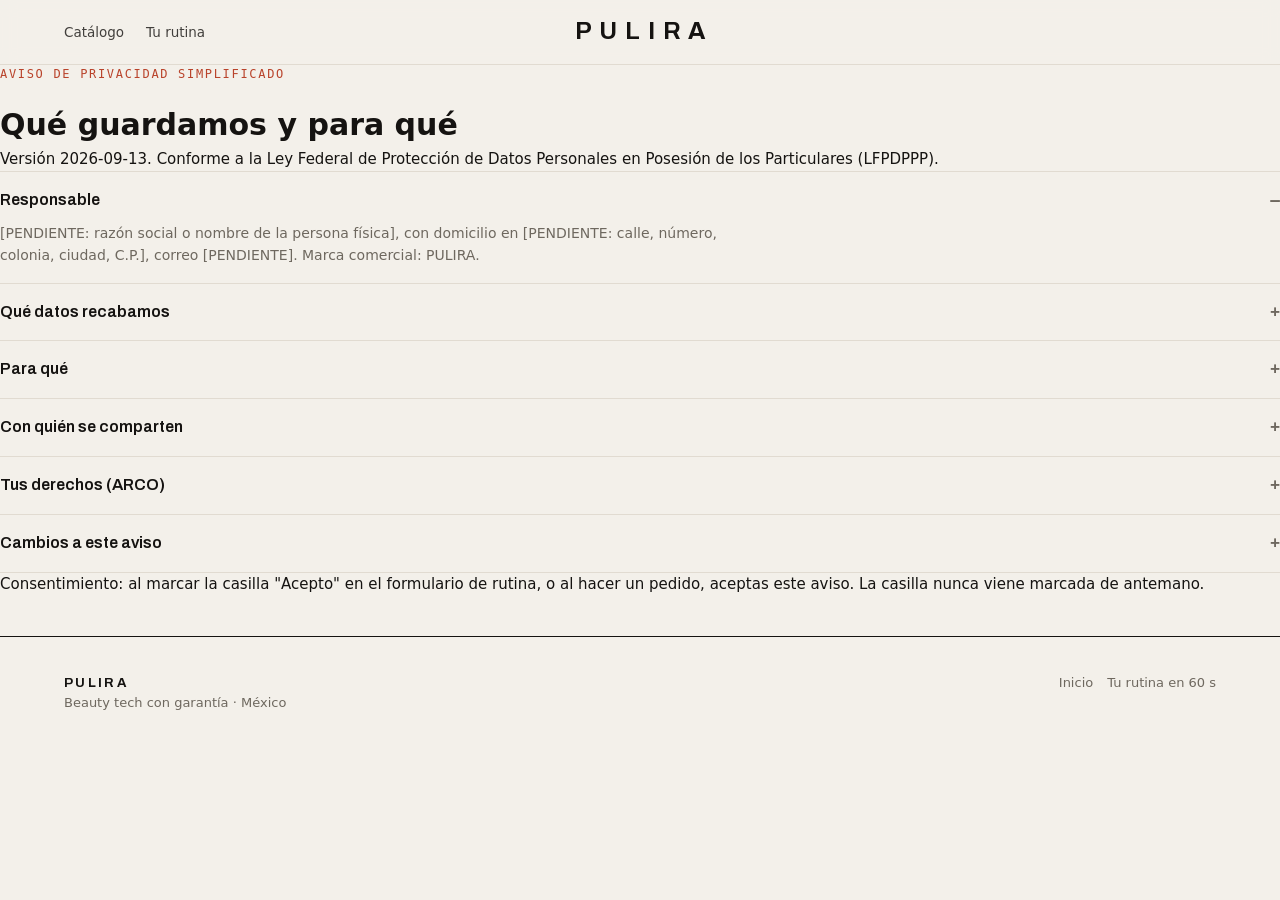
<file: privacidad.html>
<!DOCTYPE html>
<html lang="es-MX">
<head>
<meta charset="UTF-8">
<meta name="viewport" content="width=device-width, initial-scale=1.0">
<link rel="icon" href="data:image/svg+xml,%3Csvg xmlns=%27http://www.w3.org/2000/svg%27 viewBox=%270 0 64 64%27%3E%3Crect width=%2764%27 height=%2764%27 rx=%2714%27 fill=%27%23151311%27/%3E%3Ctext x=%2732%27 y=%2744%27 text-anchor=%27middle%27 font-family=%27Archivo,Helvetica,Arial,sans-serif%27 font-weight=%27700%27 font-size=%2736%27 fill=%27%23F3F0EA%27%3EP%3C/text%3E%3C/svg%3E">
<title>Aviso de privacidad · PULIRA</title>
<meta name="description" content="Aviso de privacidad de PULIRA: qué datos guardamos cuando armas tu rutina o haces un pedido, para qué y cómo ejercer tus derechos ARCO.">
<meta name="robots" content="noindex">
<style>@font-face{font-family:'Archivo';font-style:normal;font-weight:500;font-display:swap;src:url(css/fonts/archivo-500.woff2) format('woff2');unicode-range:U+0000-00FF, U+0131, U+0152-0153, U+02BB-02BC, U+02C6, U+02DA, U+02DC, U+0304, U+0308, U+0329, U+2000-206F, U+20AC, U+2122, U+2191, U+2193, U+2212, U+2215, U+FEFF, U+FFFD}@font-face{font-family:'Archivo';font-style:normal;font-weight:600;font-display:swap;src:url(css/fonts/archivo-600.woff2) format('woff2');unicode-range:U+0000-00FF, U+0131, U+0152-0153, U+02BB-02BC, U+02C6, U+02DA, U+02DC, U+0304, U+0308, U+0329, U+2000-206F, U+20AC, U+2122, U+2191, U+2193, U+2212, U+2215, U+FEFF, U+FFFD}@font-face{font-family:'Archivo';font-style:normal;font-weight:700;font-display:swap;src:url(css/fonts/archivo-700.woff2) format('woff2');unicode-range:U+0000-00FF, U+0131, U+0152-0153, U+02BB-02BC, U+02C6, U+02DA, U+02DC, U+0304, U+0308, U+0329, U+2000-206F, U+20AC, U+2122, U+2191, U+2193, U+2212, U+2215, U+FEFF, U+FFFD}@font-face{font-family:'IBM Plex Mono';font-style:normal;font-weight:400;font-display:optional;src:url(css/fonts/ibm-plex-mono-400.woff2) format('woff2');unicode-range:U+0000-00FF, U+0131, U+0152-0153, U+02BB-02BC, U+02C6, U+02DA, U+02DC, U+0304, U+0308, U+0329, U+2000-206F, U+20AC, U+2122, U+2191, U+2193, U+2212, U+2215, U+FEFF, U+FFFD}@font-face{font-family:'IBM Plex Mono';font-style:normal;font-weight:500;font-display:optional;src:url(css/fonts/ibm-plex-mono-500.woff2) format('woff2');unicode-range:U+0000-00FF, U+0131, U+0152-0153, U+02BB-02BC, U+02C6, U+02DA, U+02DC, U+0304, U+0308, U+0329, U+2000-206F, U+20AC, U+2122, U+2191, U+2193, U+2212, U+2215, U+FEFF, U+FFFD}@font-face{font-family:'Inter';font-style:normal;font-weight:400;font-display:optional;src:url(css/fonts/inter-400.woff2) format('woff2');unicode-range:U+0000-00FF, U+0131, U+0152-0153, U+02BB-02BC, U+02C6, U+02DA, U+02DC, U+0304, U+0308, U+0329, U+2000-206F, U+20AC, U+2122, U+2191, U+2193, U+2212, U+2215, U+FEFF, U+FFFD}@font-face{font-family:'Inter';font-style:normal;font-weight:500;font-display:optional;src:url(css/fonts/inter-500.woff2) format('woff2');unicode-range:U+0000-00FF, U+0131, U+0152-0153, U+02BB-02BC, U+02C6, U+02DA, U+02DC, U+0304, U+0308, U+0329, U+2000-206F, U+20AC, U+2122, U+2191, U+2193, U+2212, U+2215, U+FEFF, U+FFFD}@font-face{font-family:'Inter';font-style:normal;font-weight:600;font-display:optional;src:url(css/fonts/inter-600.woff2) format('woff2');unicode-range:U+0000-00FF, U+0131, U+0152-0153, U+02BB-02BC, U+02C6, U+02DA, U+02DC, U+0304, U+0308, U+0329, U+2000-206F, U+20AC, U+2122, U+2191, U+2193, U+2212, U+2215, U+FEFF, U+FFFD}:root{--hueso:#F3F0EA;--papel:#FBFAF7;--tinta:#151311;--gris:#6E685F;--linea:#E1DBD1;--acento:#B9432B;--acento-2:#9A3622;--verde:#2F6B4F;--display:"Archivo",system-ui,sans-serif;--sans:"Inter",system-ui,sans-serif;--mono:"IBM Plex Mono",ui-monospace,SFMono-Regular,monospace}*{margin:0;padding:0;box-sizing:border-box}html{scroll-behavior:smooth;overflow-x:hidden}body{font-family:var(--sans);color:var(--tinta);background:var(--hueso);font-size:15px;line-height:1.55;-webkit-font-smoothing:antialiased}a{color:inherit;text-decoration:none}button{font-family:inherit;cursor:pointer;border:0;background:none;color:inherit}img,svg{display:block;max-width:100%}.wrap{max-width:1200px;margin:0 auto;padding:0 24px}.mono{font-family:var(--mono);font-size:12px;letter-spacing:.04em;text-transform:uppercase;color:var(--gris)}a:focus-visible,button:focus-visible,input:focus-visible,select:focus-visible{outline:2px solid var(--tinta);outline-offset:2px}.topbar{background:var(--tinta);color:#EDE8DF;font-family:var(--mono);font-size:11.5px;letter-spacing:.06em;text-transform:uppercase;text-align:center;padding:9px 16px}.hdr{position:sticky;top:0;z-index:20;background:rgba(243,240,234,.92);backdrop-filter:blur(8px);border-bottom:1px solid var(--linea)}.hdr .wrap{display:flex;align-items:center;gap:28px;height:64px}.logo{font-family:var(--display);font-weight:700;font-size:22px;letter-spacing:.18em}.logo small{font-family:var(--mono);font-weight:400;font-size:11px;letter-spacing:.08em;color:var(--gris);margin-left:10px;text-transform:uppercase}.hdr nav{display:flex;gap:22px;font-size:13.5px;font-weight:500}.hdr nav a{opacity:.8}.hdr nav a:hover{opacity:1}.hdr-acc{margin-left:auto;display:flex;align-items:center;gap:12px}.buscar{border:1px solid var(--linea);background:var(--papel);border-radius:999px;padding:8px 14px;font:inherit;font-size:13px;width:200px;color:var(--tinta)}.btn{display:inline-flex;align-items:center;justify-content:center;gap:8px;background:var(--tinta);color:#fff;padding:12px 20px;border-radius:999px;font-weight:600;font-size:14px;transition:background .15s,color .15s;white-space:nowrap}.btn:hover{background:var(--acento);color:#fff}.btn.linea{background:transparent;color:var(--tinta);border:1px solid var(--tinta)}.btn.linea:hover{background:var(--tinta);color:#fff}.btn.acento{background:var(--acento)}.btn.acento:hover{background:var(--acento-2)}.btn.chico{padding:9px 14px;font-size:13px}.hero{display:grid;grid-template-columns:1.1fr .9fr;gap:40px;align-items:center;padding:72px 0 56px}.eyebrow{font-family:var(--mono);font-size:12px;letter-spacing:.14em;text-transform:uppercase;color:var(--acento);margin-bottom:18px}.hero h1{font-family:var(--display);font-weight:700;font-size:clamp(44px,7vw,92px);line-height:.95;letter-spacing:-.02em}.lead{font-size:17px;color:var(--gris);max-width:480px;margin:22px 0 28px}.cta{display:flex;gap:12px;flex-wrap:wrap}.hero-tile{background:var(--papel);border:1px solid var(--linea);border-radius:8px;aspect-ratio:1/1;display:flex;flex-direction:column;justify-content:space-between;padding:22px;cursor:pointer}.hero-tile svg{width:58%;margin:auto;stroke:var(--tinta);fill:none;stroke-width:1.4;stroke-linecap:round;stroke-linejoin:round}.hero-tile .pie{display:flex;justify-content:space-between;font-family:var(--mono);font-size:12px;color:var(--gris);text-transform:uppercase;letter-spacing:.06em}.sec{padding:56px 0}.sec-h{display:flex;align-items:baseline;justify-content:space-between;gap:20px;margin-bottom:22px;border-bottom:1px solid var(--tinta);padding-bottom:12px}.sec-h h2{font-family:var(--display);font-weight:700;font-size:28px;letter-spacing:-.01em}.sec-h p{color:var(--gris);font-size:14px}.reglas{display:grid;grid-template-columns:repeat(3,1fr);gap:22px}.regla{background:var(--papel);border:1px solid var(--linea);border-radius:8px;padding:22px}.regla b{font-family:var(--display);font-size:17px;display:block;margin:10px 0 8px}.regla p{font-size:14px;color:var(--gris)}.faq details{border-top:1px solid var(--linea);padding:16px 0}.faq details:last-child{border-bottom:1px solid var(--linea)}.faq summary{cursor:pointer;font-weight:600;font-family:var(--display);font-size:16px;list-style:none;display:flex;justify-content:space-between}.faq summary::-webkit-details-marker{display:none}.faq summary::after{content:"+";font-family:var(--mono);color:var(--gris)}.faq details[open] summary::after{content:"–"}.faq details p{margin-top:10px;color:var(--gris);font-size:14px;max-width:720px}footer{border-top:1px solid var(--tinta);margin-top:40px;padding:36px 0 48px;font-size:13px;color:var(--gris)}footer .wrap{display:flex;justify-content:space-between;gap:20px;flex-wrap:wrap}footer a:hover{color:var(--tinta)}footer .canales{display:flex;gap:14px;flex-wrap:wrap}.hdr .wrap{position:relative;justify-content:space-between}.logo.centro{position:absolute;left:50%;transform:translateX(-50%);font-size:24px;letter-spacing:.32em;padding-left:.32em}.hero-full{position:relative;height:min(88vh,860px);min-height:520px;overflow:hidden;background:#EDE6DC}.hero-full picture,.hero-full img{position:absolute;inset:0;width:100%;height:100%;object-fit:cover;object-position:center}.hero-full .hero-txt{position:absolute;left:0;right:0;bottom:0;padding:0 max(24px,calc((100% - 1200px)/2)) 56px;color:var(--tinta)}.hero-full .eyebrow{color:var(--tinta);opacity:.7}.hero-full h1{font-family:var(--display);font-weight:700;font-size:clamp(72px,13vw,180px);line-height:.85;letter-spacing:-.03em;margin:0 0 18px}.hero-full .lead{margin:0 0 24px;color:var(--tinta);max-width:440px;font-size:16px}.hero-full .cta .btn.linea{background:rgba(251,250,247,.6);backdrop-filter:blur(4px)}.marquee{overflow:hidden;border-top:1px solid var(--linea);border-bottom:1px solid var(--linea);background:var(--papel);font-family:var(--mono);font-size:11.5px;letter-spacing:.12em;text-transform:uppercase;color:var(--gris);padding:12px 0}.marquee-in{display:flex;gap:56px;width:max-content;animation:marquee 40s linear infinite}.marquee-in span{white-space:nowrap}.marquee-in span::after{content:"·";margin-left:56px;color:var(--acento)}@keyframes marquee{from{transform:translateX(0)}to{transform:translateX(-50%)}}.cats{display:grid;grid-template-columns:repeat(4,1fr);gap:16px;padding:40px 24px 0}.cat{position:relative;display:block;aspect-ratio:4/5;border-radius:8px;overflow:hidden;background:#F7F4EE;border:1px solid var(--linea)}.cat img{width:100%;height:100%;object-fit:cover;transition:transform .5s}.cat:hover img{transform:scale(1.04)}.cat span{position:absolute;left:14px;bottom:12px;font-family:var(--mono);font-size:12px;letter-spacing:.14em;text-transform:uppercase;background:rgba(251,250,247,.88);padding:6px 10px;border-radius:999px}.editorial{display:grid;grid-template-columns:1fr 1fr;gap:48px;align-items:center;padding:40px 24px 64px}.ed-img img{width:100%;border-radius:8px;border:1px solid var(--linea)}.ed-txt h2{font-family:var(--display);font-weight:700;font-size:clamp(30px,4vw,48px);line-height:1;letter-spacing:-.02em;margin:10px 0 18px}.ed-txt p{color:var(--gris);font-size:16px;max-width:460px;margin-bottom:22px}.kits .kit .tile{aspect-ratio:1/1}main>.sec.faq{padding-top:24px}@media(max-width:900px){.cats{grid-template-columns:repeat(2,1fr)}.editorial{grid-template-columns:1fr;gap:24px}.hero-full{height:80vh}.hero-full .hero-txt{padding-bottom:36px}.logo.centro{font-size:20px}}@media(max-width:600px){.hdr nav{display:none}.logo.centro{position:static;transform:none;padding-left:0}}.hero-full::after{content:"";position:absolute;left:0;right:0;bottom:0;height:55%;background:linear-gradient(to top,rgba(243,240,234,.92) 0%,rgba(243,240,234,.55) 45%,rgba(243,240,234,0) 100%);pointer-events:none}.hero-full .hero-txt{z-index:1}.rut-banda{display:grid;grid-template-columns:1.2fr auto;gap:20px;align-items:center;background:var(--papel);border:1px solid var(--linea);border-radius:8px;padding:26px 28px;margin:40px auto 0}.rut-banda h2{font-family:var(--display);font-weight:700;font-size:clamp(22px,3vw,30px);letter-spacing:-.01em;line-height:1.1;margin:6px 0 6px}.rut-banda p{color:var(--gris);font-size:14px;max-width:52ch}@media(max-width:600px){.rut-banda{grid-template-columns:1fr;padding:22px 20px}}.tile picture,.cat picture,.mosaico picture,.carril picture,.banda picture,.ed-img picture{display:contents}.pop{position:fixed;inset:0;background:rgba(21,19,17,.55);z-index:60;display:none;align-items:center;justify-content:center;padding:20px}.pop.on{display:flex}.pop-box{background:var(--papel);border-radius:16px;max-width:440px;width:100%;padding:28px 26px 24px;position:relative;box-shadow:0 30px 60px rgba(0,0,0,.25);animation:pop-in .38s cubic-bezier(.2,.9,.3,1.15);max-height:92vh;overflow:auto}@keyframes pop-in{from{transform:translateY(18px) scale(.96);opacity:0}to{transform:none;opacity:1}}.pop-x{position:absolute;top:12px;right:12px;width:34px;height:34px;border-radius:50%;background:var(--hueso);font-size:18px;line-height:1}.pop-box .eyebrow{margin-bottom:10px}.pop-box h2{font-family:var(--display);font-weight:700;font-size:26px;line-height:1.05;letter-spacing:-.02em;margin-bottom:10px;text-wrap:balance;padding-right:30px}.pop-box p{color:var(--gris);font-size:14.5px}.codigo-chip{display:inline-flex;align-items:center;gap:12px;border:1px dashed var(--acento);border-radius:10px;padding:10px 14px;font-family:var(--mono);font-size:17px;letter-spacing:.14em;margin:14px 0 6px;background:#FFF7F4;color:var(--acento)}.codigo-chip button{font-family:var(--mono);font-size:11px;letter-spacing:.06em;text-transform:uppercase;color:var(--tinta);text-decoration:underline;letter-spacing:.06em}.pop-acc{display:flex;gap:10px;flex-wrap:wrap;align-items:center;margin-top:10px}.pop-acc .link{font-size:13px;color:var(--gris);text-decoration:underline;margin-left:auto}.ruleta-wrap{position:relative;width:min(300px,76vw);margin:14px auto 6px;aspect-ratio:1}.ruleta{width:100%;height:100%;display:block;transition:transform 4.4s cubic-bezier(.12,.62,.08,1)}.ruleta text{font-family:var(--mono);font-size:9px;letter-spacing:.04em;text-transform:uppercase;fill:var(--tinta)}.ruleta-pin{position:absolute;top:-6px;left:50%;transform:translateX(-50%);width:0;height:0;border-left:11px solid transparent;border-right:11px solid transparent;border-top:22px solid var(--acento);filter:drop-shadow(0 2px 2px rgba(0,0,0,.25));z-index:2}.ruleta-centro{position:absolute;top:50%;left:50%;transform:translate(-50%,-50%);width:56px;height:56px;border-radius:50%;background:var(--tinta);color:#fff;font-family:var(--display);font-weight:700;font-size:12px;letter-spacing:.1em;display:flex;align-items:center;justify-content:center;cursor:pointer;border:3px solid var(--papel)}.ruleta-nota{font-size:12px;color:var(--gris);text-align:center;margin-top:10px}.premio-bar{position:fixed;left:0;right:0;bottom:0;z-index:35;background:var(--tinta);color:#EDE8DF;display:flex;align-items:center;justify-content:center;gap:14px;padding:10px 16px;font-size:13.5px;flex-wrap:wrap;transform:translateY(100%);transition:transform .3s}.premio-bar.on{transform:none}.premio-bar b{font-family:var(--mono);font-weight:500;letter-spacing:.1em;color:#FF8A6B}.premio-bar .cd{font-family:var(--mono);font-variant-numeric:tabular-nums;font-size:12.5px;opacity:.85}.premio-bar .btn{background:#EDE8DF;color:var(--tinta);padding:8px 14px;font-size:13px}.premio-bar .btn:hover{background:var(--acento);color:#fff}body.con-premio{padding-bottom:58px}body.con-premio .wa-float{bottom:72px}.toast{position:fixed;left:50%;bottom:78px;transform:translate(-50%,20px);background:var(--papel);border:1px solid var(--tinta);border-radius:12px;padding:12px 16px;font-size:13.5px;box-shadow:0 10px 30px rgba(0,0,0,.15);z-index:55;opacity:0;pointer-events:none;transition:opacity .25s,transform .25s;max-width:min(420px,92vw);color:var(--gris)}.toast.on{opacity:1;transform:translate(-50%,0)}.toast b{font-family:var(--display);display:block;font-size:14px;color:var(--tinta)}.confeti{position:fixed;inset:0;pointer-events:none;z-index:70;width:100%;height:100%}.desbloqueo{border:1px solid var(--acento);background:#FFF7F4;border-radius:12px;padding:14px 16px;margin:14px 0;font-size:14px;line-height:1.5}.desbloqueo b{font-family:var(--mono);font-weight:500;font-size:11px;letter-spacing:.08em;text-transform:uppercase;color:var(--acento);display:block;margin-bottom:4px}.embed .hdr,.embed footer,.embed .premio-bar,.embed .wa-float{display:none}.embed .rut{padding:14px 14px 40px;min-height:0}@media(prefers-reduced-motion:reduce){.pop-box{animation:none}.ruleta{transition-duration:.05s}}@media(max-width:600px){.pop-box{padding:24px 20px 20px;border-radius:14px}.pop-box h2{font-size:23px}.premio-bar{font-size:12.5px;gap:8px;padding:9px 12px}}.pop-rutina{padding:10px}.pop-rutina .pop-box{max-width:720px;padding:18px 22px 26px;max-height:96vh;border-radius:14px}.pop-rutina .rut{padding:8px 0 4px;min-height:0;max-width:none}.pop-rutina .rut-inicio h1{font-size:clamp(34px,6vw,56px)}.pop-rutina .cam{max-width:360px}@media(max-width:600px){.pop-rutina .pop-box{padding:16px 16px 22px}}</style>
</head>
<body>
<header class="hdr"><div class="wrap"><nav><a href="index.html#catalogo">Catálogo</a><a href="rutina.html">Tu rutina</a></nav><a class="logo centro" href="index.html">PULIRA</a><div class="hdr-acc"></div></div></header>
<main class="rut">
  <p class="eyebrow">Aviso de privacidad simplificado</p>
  <h1>Qué guardamos y para qué</h1>
  <p class="sub">Versión 2026-09-13. Conforme a la Ley Federal de Protección de Datos Personales en Posesión de los Particulares (LFPDPPP).</p>
  <div class="faq">
    <details open><summary>Responsable</summary><p>[PENDIENTE: razón social o nombre de la persona física], con domicilio en [PENDIENTE: calle, número, colonia, ciudad, C.P.], correo [PENDIENTE]. Marca comercial: PULIRA.</p></details>
    <details><summary>Qué datos recabamos</summary><p>Al <b>armar tu rutina</b> y pedir que te la mandemos: correo electrónico o número de WhatsApp, y el perfil de la rutina (tipo de piel, rango de edad, minutos disponibles, presupuesto, prioridades y aparatos que ya tienes). <b>No guardamos</b> tus respuestas sobre salud (embarazo, marcapasos, fotosensibilidad, rosácea, botox, retinoides) ni ninguna imagen: la foto opcional se analiza en tu teléfono y se borra al instante. Al <b>hacer un pedido</b>: nombre, dirección de entrega, teléfono y, si pides factura, RFC y uso de CFDI.</p></details>
    <details><summary>Para qué</summary><p>Enviarte la rutina que armaste, atender y entregar tu pedido, dar la garantía y el cambio de 30 días, emitir factura, y avisarte de ofertas del kit que elegiste. Si no quieres avisos, escríbenos y los quitamos; el resto sigue igual.</p></details>
    <details><summary>Con quién se comparten</summary><p>Con los proveedores necesarios para operar: mensajería (para la entrega), procesador de pagos, el servicio donde alojamos la base de datos (Supabase) y, si nos autorizas la analítica, Meta y Google reciben eventos anónimos de uso (nunca tu correo en claro: se envía cifrado con hash). No vendemos ni rentamos datos.</p></details>
    <details><summary>Tus derechos (ARCO)</summary><p>Puedes acceder, rectificar, cancelar u oponerte al uso de tus datos, y revocar tu consentimiento, escribiendo a [PENDIENTE: correo] con el asunto "Datos personales". Respondemos en un máximo de 20 días hábiles.</p></details>
    <details><summary>Cambios a este aviso</summary><p>Se publican en esta misma página con nueva fecha de versión.</p></details>
  </div>
  <p class="legal">Consentimiento: al marcar la casilla "Acepto" en el formulario de rutina, o al hacer un pedido, aceptas este aviso. La casilla nunca viene marcada de antemano.</p>
</main>
<footer><div class="wrap"><div><b style="font-family:var(--display);color:var(--tinta);letter-spacing:.18em">PULIRA</b><p>Beauty tech con garantía · México</p></div><div class="canales"><a href="index.html">Inicio</a><a href="rutina.html">Tu rutina en 60 s</a></div></div></footer>
</body>
</html>
</file>
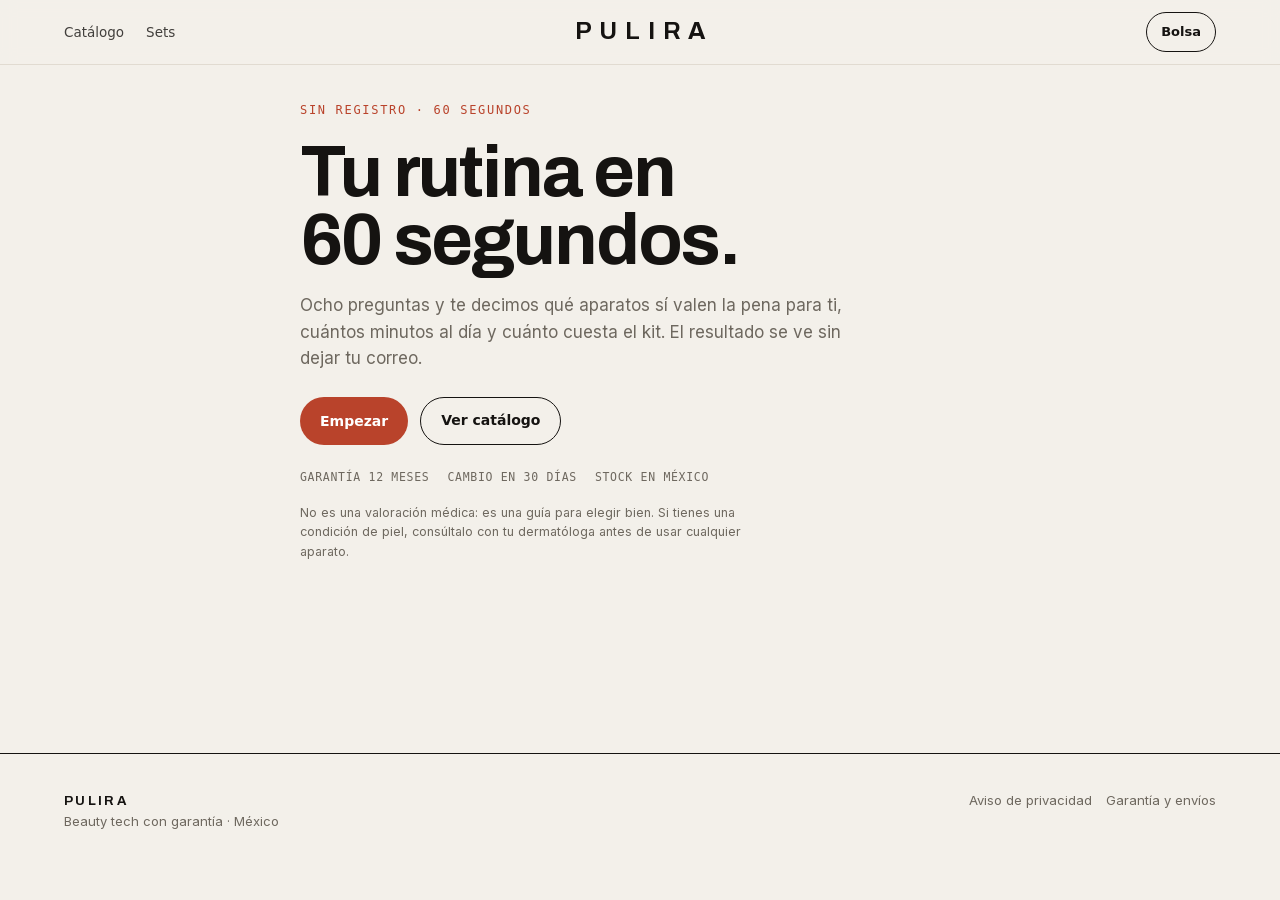
<file: rutina.html>
<!DOCTYPE html>
<html lang="es-MX">
<head>
<meta charset="UTF-8">
<meta name="viewport" content="width=device-width, initial-scale=1.0">
<link rel="icon" href="data:image/svg+xml,%3Csvg xmlns=%27http://www.w3.org/2000/svg%27 viewBox=%270 0 64 64%27%3E%3Crect width=%2764%27 height=%2764%27 rx=%2714%27 fill=%27%23151311%27/%3E%3Ctext x=%2732%27 y=%2744%27 text-anchor=%27middle%27 font-family=%27Archivo,Helvetica,Arial,sans-serif%27 font-weight=%27700%27 font-size=%2736%27 fill=%27%23F3F0EA%27%3EP%3C/text%3E%3C/svg%3E">
<title>Tu rutina en 60 segundos · PULIRA</title>
<meta name="description" content="Ocho preguntas, sin registro. Te decimos qué aparatos de belleza sí valen la pena para ti, cuántos minutos al día y cuánto cuesta el kit. Con stock en México y garantía de 12 meses.">
<meta property="og:title" content="Tu rutina en 60 segundos · PULIRA">
<meta property="og:description" content="Ocho preguntas y sabes qué aparatos sí valen la pena para ti, cuántos minutos al día y cuánto cuesta el kit.">
<meta property="og:image" content="img/coleccion.jpg">
<meta name="theme-color" content="#F3F0EA">
<link rel="preload" as="font" type="font/woff2" crossorigin href="css/fonts/archivo-700.woff2">
<link rel="preload" as="font" type="font/woff2" crossorigin href="css/fonts/inter-400.woff2">
<style>@font-face{font-family:'Archivo';font-style:normal;font-weight:500;font-display:swap;src:url(css/fonts/archivo-500.woff2) format('woff2');unicode-range:U+0000-00FF, U+0131, U+0152-0153, U+02BB-02BC, U+02C6, U+02DA, U+02DC, U+0304, U+0308, U+0329, U+2000-206F, U+20AC, U+2122, U+2191, U+2193, U+2212, U+2215, U+FEFF, U+FFFD}@font-face{font-family:'Archivo';font-style:normal;font-weight:600;font-display:swap;src:url(css/fonts/archivo-600.woff2) format('woff2');unicode-range:U+0000-00FF, U+0131, U+0152-0153, U+02BB-02BC, U+02C6, U+02DA, U+02DC, U+0304, U+0308, U+0329, U+2000-206F, U+20AC, U+2122, U+2191, U+2193, U+2212, U+2215, U+FEFF, U+FFFD}@font-face{font-family:'Archivo';font-style:normal;font-weight:700;font-display:swap;src:url(css/fonts/archivo-700.woff2) format('woff2');unicode-range:U+0000-00FF, U+0131, U+0152-0153, U+02BB-02BC, U+02C6, U+02DA, U+02DC, U+0304, U+0308, U+0329, U+2000-206F, U+20AC, U+2122, U+2191, U+2193, U+2212, U+2215, U+FEFF, U+FFFD}@font-face{font-family:'IBM Plex Mono';font-style:normal;font-weight:400;font-display:optional;src:url(css/fonts/ibm-plex-mono-400.woff2) format('woff2');unicode-range:U+0000-00FF, U+0131, U+0152-0153, U+02BB-02BC, U+02C6, U+02DA, U+02DC, U+0304, U+0308, U+0329, U+2000-206F, U+20AC, U+2122, U+2191, U+2193, U+2212, U+2215, U+FEFF, U+FFFD}@font-face{font-family:'IBM Plex Mono';font-style:normal;font-weight:500;font-display:optional;src:url(css/fonts/ibm-plex-mono-500.woff2) format('woff2');unicode-range:U+0000-00FF, U+0131, U+0152-0153, U+02BB-02BC, U+02C6, U+02DA, U+02DC, U+0304, U+0308, U+0329, U+2000-206F, U+20AC, U+2122, U+2191, U+2193, U+2212, U+2215, U+FEFF, U+FFFD}@font-face{font-family:'Inter';font-style:normal;font-weight:400;font-display:optional;src:url(css/fonts/inter-400.woff2) format('woff2');unicode-range:U+0000-00FF, U+0131, U+0152-0153, U+02BB-02BC, U+02C6, U+02DA, U+02DC, U+0304, U+0308, U+0329, U+2000-206F, U+20AC, U+2122, U+2191, U+2193, U+2212, U+2215, U+FEFF, U+FFFD}@font-face{font-family:'Inter';font-style:normal;font-weight:500;font-display:optional;src:url(css/fonts/inter-500.woff2) format('woff2');unicode-range:U+0000-00FF, U+0131, U+0152-0153, U+02BB-02BC, U+02C6, U+02DA, U+02DC, U+0304, U+0308, U+0329, U+2000-206F, U+20AC, U+2122, U+2191, U+2193, U+2212, U+2215, U+FEFF, U+FFFD}@font-face{font-family:'Inter';font-style:normal;font-weight:600;font-display:optional;src:url(css/fonts/inter-600.woff2) format('woff2');unicode-range:U+0000-00FF, U+0131, U+0152-0153, U+02BB-02BC, U+02C6, U+02DA, U+02DC, U+0304, U+0308, U+0329, U+2000-206F, U+20AC, U+2122, U+2191, U+2193, U+2212, U+2215, U+FEFF, U+FFFD}:root{--hueso:#F3F0EA;--papel:#FBFAF7;--tinta:#151311;--gris:#6E685F;--linea:#E1DBD1;--acento:#B9432B;--acento-2:#9A3622;--verde:#2F6B4F;--display:"Archivo",system-ui,sans-serif;--sans:"Inter",system-ui,sans-serif;--mono:"IBM Plex Mono",ui-monospace,SFMono-Regular,monospace}*{margin:0;padding:0;box-sizing:border-box}html{scroll-behavior:smooth;overflow-x:hidden}body{font-family:var(--sans);color:var(--tinta);background:var(--hueso);font-size:15px;line-height:1.55;-webkit-font-smoothing:antialiased}a{color:inherit;text-decoration:none}button{font-family:inherit;cursor:pointer;border:0;background:none;color:inherit}img,svg{display:block;max-width:100%}.wrap{max-width:1200px;margin:0 auto;padding:0 24px}.mono{font-family:var(--mono);font-size:12px;letter-spacing:.04em;text-transform:uppercase;color:var(--gris)}a:focus-visible,button:focus-visible,input:focus-visible,select:focus-visible{outline:2px solid var(--tinta);outline-offset:2px}.topbar{background:var(--tinta);color:#EDE8DF;font-family:var(--mono);font-size:11.5px;letter-spacing:.06em;text-transform:uppercase;text-align:center;padding:9px 16px}.hdr{position:sticky;top:0;z-index:20;background:rgba(243,240,234,.92);backdrop-filter:blur(8px);border-bottom:1px solid var(--linea)}.hdr .wrap{display:flex;align-items:center;gap:28px;height:64px}.logo{font-family:var(--display);font-weight:700;font-size:22px;letter-spacing:.18em}.logo small{font-family:var(--mono);font-weight:400;font-size:11px;letter-spacing:.08em;color:var(--gris);margin-left:10px;text-transform:uppercase}.hdr nav{display:flex;gap:22px;font-size:13.5px;font-weight:500}.hdr nav a{opacity:.8}.hdr nav a:hover{opacity:1}.hdr-acc{margin-left:auto;display:flex;align-items:center;gap:12px}.buscar{border:1px solid var(--linea);background:var(--papel);border-radius:999px;padding:8px 14px;font:inherit;font-size:13px;width:200px;color:var(--tinta)}.btn{display:inline-flex;align-items:center;justify-content:center;gap:8px;background:var(--tinta);color:#fff;padding:12px 20px;border-radius:999px;font-weight:600;font-size:14px;transition:background .15s,color .15s;white-space:nowrap}.btn:hover{background:var(--acento);color:#fff}.btn.linea{background:transparent;color:var(--tinta);border:1px solid var(--tinta)}.btn.linea:hover{background:var(--tinta);color:#fff}.btn.acento{background:var(--acento)}.btn.acento:hover{background:var(--acento-2)}.btn.chico{padding:9px 14px;font-size:13px}.hero{display:grid;grid-template-columns:1.1fr .9fr;gap:40px;align-items:center;padding:72px 0 56px}.eyebrow{font-family:var(--mono);font-size:12px;letter-spacing:.14em;text-transform:uppercase;color:var(--acento);margin-bottom:18px}.hero h1{font-family:var(--display);font-weight:700;font-size:clamp(44px,7vw,92px);line-height:.95;letter-spacing:-.02em}.lead{font-size:17px;color:var(--gris);max-width:480px;margin:22px 0 28px}.cta{display:flex;gap:12px;flex-wrap:wrap}.hero-tile{background:var(--papel);border:1px solid var(--linea);border-radius:8px;aspect-ratio:1/1;display:flex;flex-direction:column;justify-content:space-between;padding:22px;cursor:pointer}.hero-tile svg{width:58%;margin:auto;stroke:var(--tinta);fill:none;stroke-width:1.4;stroke-linecap:round;stroke-linejoin:round}.hero-tile .pie{display:flex;justify-content:space-between;font-family:var(--mono);font-size:12px;color:var(--gris);text-transform:uppercase;letter-spacing:.06em}.sec{padding:56px 0}.sec-h{display:flex;align-items:baseline;justify-content:space-between;gap:20px;margin-bottom:22px;border-bottom:1px solid var(--tinta);padding-bottom:12px}.sec-h h2{font-family:var(--display);font-weight:700;font-size:28px;letter-spacing:-.01em}.sec-h p{color:var(--gris);font-size:14px}.reglas{display:grid;grid-template-columns:repeat(3,1fr);gap:22px}.regla{background:var(--papel);border:1px solid var(--linea);border-radius:8px;padding:22px}.regla b{font-family:var(--display);font-size:17px;display:block;margin:10px 0 8px}.regla p{font-size:14px;color:var(--gris)}.faq details{border-top:1px solid var(--linea);padding:16px 0}.faq details:last-child{border-bottom:1px solid var(--linea)}.faq summary{cursor:pointer;font-weight:600;font-family:var(--display);font-size:16px;list-style:none;display:flex;justify-content:space-between}.faq summary::-webkit-details-marker{display:none}.faq summary::after{content:"+";font-family:var(--mono);color:var(--gris)}.faq details[open] summary::after{content:"–"}.faq details p{margin-top:10px;color:var(--gris);font-size:14px;max-width:720px}footer{border-top:1px solid var(--tinta);margin-top:40px;padding:36px 0 48px;font-size:13px;color:var(--gris)}footer .wrap{display:flex;justify-content:space-between;gap:20px;flex-wrap:wrap}footer a:hover{color:var(--tinta)}footer .canales{display:flex;gap:14px;flex-wrap:wrap}.hdr .wrap{position:relative;justify-content:space-between}.logo.centro{position:absolute;left:50%;transform:translateX(-50%);font-size:24px;letter-spacing:.32em;padding-left:.32em}.hero-full{position:relative;height:min(88vh,860px);min-height:520px;overflow:hidden;background:#EDE6DC}.hero-full picture,.hero-full img{position:absolute;inset:0;width:100%;height:100%;object-fit:cover;object-position:center}.hero-full .hero-txt{position:absolute;left:0;right:0;bottom:0;padding:0 max(24px,calc((100% - 1200px)/2)) 56px;color:var(--tinta)}.hero-full .eyebrow{color:var(--tinta);opacity:.7}.hero-full h1{font-family:var(--display);font-weight:700;font-size:clamp(72px,13vw,180px);line-height:.85;letter-spacing:-.03em;margin:0 0 18px}.hero-full .lead{margin:0 0 24px;color:var(--tinta);max-width:440px;font-size:16px}.hero-full .cta .btn.linea{background:rgba(251,250,247,.6);backdrop-filter:blur(4px)}.marquee{overflow:hidden;border-top:1px solid var(--linea);border-bottom:1px solid var(--linea);background:var(--papel);font-family:var(--mono);font-size:11.5px;letter-spacing:.12em;text-transform:uppercase;color:var(--gris);padding:12px 0}.marquee-in{display:flex;gap:56px;width:max-content;animation:marquee 40s linear infinite}.marquee-in span{white-space:nowrap}.marquee-in span::after{content:"·";margin-left:56px;color:var(--acento)}@keyframes marquee{from{transform:translateX(0)}to{transform:translateX(-50%)}}.cats{display:grid;grid-template-columns:repeat(4,1fr);gap:16px;padding:40px 24px 0}.cat{position:relative;display:block;aspect-ratio:4/5;border-radius:8px;overflow:hidden;background:#F7F4EE;border:1px solid var(--linea)}.cat img{width:100%;height:100%;object-fit:cover;transition:transform .5s}.cat:hover img{transform:scale(1.04)}.cat span{position:absolute;left:14px;bottom:12px;font-family:var(--mono);font-size:12px;letter-spacing:.14em;text-transform:uppercase;background:rgba(251,250,247,.88);padding:6px 10px;border-radius:999px}.editorial{display:grid;grid-template-columns:1fr 1fr;gap:48px;align-items:center;padding:40px 24px 64px}.ed-img img{width:100%;border-radius:8px;border:1px solid var(--linea)}.ed-txt h2{font-family:var(--display);font-weight:700;font-size:clamp(30px,4vw,48px);line-height:1;letter-spacing:-.02em;margin:10px 0 18px}.ed-txt p{color:var(--gris);font-size:16px;max-width:460px;margin-bottom:22px}.kits .kit .tile{aspect-ratio:1/1}main>.sec.faq{padding-top:24px}@media(max-width:900px){.cats{grid-template-columns:repeat(2,1fr)}.editorial{grid-template-columns:1fr;gap:24px}.hero-full{height:80vh}.hero-full .hero-txt{padding-bottom:36px}.logo.centro{font-size:20px}}@media(max-width:600px){.hdr nav{display:none}.logo.centro{position:static;transform:none;padding-left:0}}.hero-full::after{content:"";position:absolute;left:0;right:0;bottom:0;height:55%;background:linear-gradient(to top,rgba(243,240,234,.92) 0%,rgba(243,240,234,.55) 45%,rgba(243,240,234,0) 100%);pointer-events:none}.hero-full .hero-txt{z-index:1}.rut{max-width:720px;margin:0 auto;padding:36px 20px 88px;min-height:72vh}.rut-top{display:flex;justify-content:space-between;align-items:center;font-family:var(--mono);font-size:11.5px;letter-spacing:.08em;text-transform:uppercase;color:var(--gris);margin-bottom:10px}.rut-bar{height:3px;background:var(--linea);border-radius:2px;overflow:hidden;margin-bottom:34px}.rut-bar i{display:block;height:100%;width:0;background:var(--tinta);transition:width .35s}.rut h1{font-family:var(--display);font-weight:700;font-size:clamp(28px,5.2vw,42px);line-height:1.04;letter-spacing:-.02em;margin:0 0 10px;text-wrap:balance}.rut .sub{color:var(--gris);font-size:15.5px;margin-bottom:24px;max-width:56ch}.rut-inicio h1{font-size:clamp(40px,8vw,72px);line-height:.95;letter-spacing:-.03em}.rut-inicio .lead{font-size:17px;color:var(--gris);max-width:52ch;margin:18px 0 26px}.rut-inicio .promesa{display:flex;gap:18px;flex-wrap:wrap;font-family:var(--mono);font-size:11.5px;letter-spacing:.06em;text-transform:uppercase;color:var(--gris);margin-top:24px}.opcs{display:grid;gap:10px}.opcs.dos{grid-template-columns:1fr 1fr}.opc{display:flex;align-items:center;justify-content:space-between;gap:12px;min-height:58px;padding:14px 18px;border:1px solid var(--linea);border-radius:12px;background:var(--papel);font-size:16px;font-weight:500;text-align:left;line-height:1.3;transition:border-color .15s,background .15s,color .15s}.opc:hover{border-color:var(--tinta)}.opc[aria-pressed="true"]{background:var(--tinta);color:#fff;border-color:var(--tinta)}.opc small{font-family:var(--mono);font-size:11px;letter-spacing:.06em;text-transform:uppercase;color:var(--gris);white-space:nowrap}.opc[aria-pressed="true"] small{color:rgba(255,255,255,.7)}.opc .num{font-family:var(--mono);font-size:11px;letter-spacing:.06em;color:#FF8A6B;margin-left:6px}.rut-acc{display:flex;gap:10px;margin-top:26px;align-items:center;flex-wrap:wrap}.rut-acc .btn[disabled]{opacity:.35;cursor:not-allowed}.btn.atras{background:transparent;color:var(--gris);padding-left:0}.btn.atras:hover{background:transparent;color:var(--tinta)}.rut-nota{font-size:12.5px;color:var(--gris);margin-top:16px;max-width:60ch}.calc{text-align:center;padding:60px 0}.calc .pills{display:flex;gap:8px;justify-content:center;flex-wrap:wrap;margin:22px 0}.calc .pills span{border:1px solid var(--linea);background:var(--papel);border-radius:999px;padding:8px 14px;font-size:13px;animation:latido 1.2s ease-in-out infinite}.calc .pills span:nth-child(2){animation-delay:.15s}.calc .pills span:nth-child(3){animation-delay:.3s}.calc .pills span:nth-child(4){animation-delay:.45s}@keyframes latido{0%,100%{transform:translateY(0);opacity:.7}50%{transform:translateY(-4px);opacity:1}}@media(prefers-reduced-motion:reduce){.calc .pills span,.marquee-in{animation:none}.rut-bar i{transition:none}}.res-perfil{font-family:var(--mono);font-size:12px;letter-spacing:.08em;text-transform:uppercase;color:var(--acento);margin-bottom:12px}.res-kit{display:grid;gap:12px;margin:22px 0 8px}.res-card{display:grid;grid-template-columns:96px 1fr auto;gap:16px;align-items:center;background:var(--papel);border:1px solid var(--linea);border-radius:12px;padding:12px}.res-card picture,.res-card img,.res-card .sin{width:96px;height:96px;border-radius:8px;object-fit:cover;background:#F7F4EE;display:block}.res-card h3{font-family:var(--display);font-weight:600;font-size:16px;line-height:1.2;margin-bottom:4px}.res-card p{font-size:13.5px;color:var(--gris)}.res-card .p{font-family:var(--mono);font-size:14px;white-space:nowrap;text-align:right}.res-card .p button{display:block;margin-top:6px;font-family:var(--mono);font-size:11px;letter-spacing:.06em;text-transform:uppercase;color:var(--gris);text-decoration:underline}.res-card .tag{font-family:var(--mono);font-size:10.5px;letter-spacing:.06em;text-transform:uppercase;color:var(--gris);display:block;margin-top:6px}.plan{border:1px solid var(--linea);border-radius:12px;background:var(--papel);padding:16px 18px;margin:16px 0}.plan h4{font-family:var(--mono);font-size:11px;letter-spacing:.1em;text-transform:uppercase;color:var(--gris);margin-bottom:6px}.plan .fila{display:grid;grid-template-columns:1fr auto;gap:8px 12px;align-items:center;padding:9px 0;border-top:1px solid var(--linea);font-size:14px}.plan .fila:first-of-type{border-top:0}.plan .dias{display:flex;gap:4px}.plan .dias i{font-style:normal;font-family:var(--mono);font-size:10.5px;width:22px;height:22px;border-radius:50%;display:inline-flex;align-items:center;justify-content:center;border:1px solid var(--linea);color:var(--gris)}.plan .dias i.on{background:var(--tinta);color:#fff;border-color:var(--tinta)}.plan .min{font-family:var(--mono);font-size:12px;color:var(--gris);white-space:nowrap;grid-column:2}.res-total{display:flex;justify-content:space-between;align-items:flex-end;gap:16px;flex-wrap:wrap;border-top:1px solid var(--tinta);padding-top:16px;margin-top:8px}.res-total .precio{font-family:var(--display);font-size:34px;font-weight:700;letter-spacing:-.02em;line-height:1}.res-total s{font-family:var(--mono);color:var(--gris);font-size:14px;margin-left:8px}.res-total .ahorro{font-family:var(--mono);font-size:11.5px;letter-spacing:.06em;text-transform:uppercase;color:var(--acento);display:block;margin-top:8px}.res-total .entrega{font-size:13px;color:var(--gris);text-align:right;line-height:1.5}.res-cta{display:flex;gap:10px;flex-wrap:wrap;margin:20px 0 8px}.res-cta .btn{flex:1;min-width:180px;padding:15px 20px;font-size:15px}.sube{border:1px dashed var(--linea);border-radius:12px;padding:14px 16px;display:flex;justify-content:space-between;align-items:center;gap:12px;font-size:13.5px;color:var(--gris);margin:14px 0}.sube b{font-family:var(--display);font-weight:600;display:block;color:var(--tinta);font-size:15px}.sube .btn{padding:9px 14px;font-size:13px;white-space:nowrap}.explica{background:#F7F4EE;border-radius:12px;padding:16px 18px;font-size:14.5px;margin:16px 0;line-height:1.55}.explica b{font-family:var(--mono);font-weight:500;font-size:11px;letter-spacing:.08em;text-transform:uppercase;color:var(--gris);display:block;margin-bottom:6px}.guardar{border:1px solid var(--linea);border-radius:12px;padding:18px;background:var(--papel);margin:18px 0}.guardar h3{font-family:var(--display);font-size:18px;margin-bottom:4px}.guardar p{font-size:13.5px;color:var(--gris);margin-bottom:12px}.guardar form{display:flex;gap:8px;flex-wrap:wrap}.guardar input[type=text]{flex:1;min-width:200px;border:1px solid var(--linea);border-radius:999px;padding:12px 16px;font:inherit;font-size:14px;background:#fff;color:var(--tinta)}.guardar label.chk{display:flex;gap:8px;align-items:flex-start;font-size:12.5px;color:var(--gris);width:100%;margin-top:4px;cursor:pointer}.guardar label.chk input{margin-top:3px;accent-color:var(--tinta)}.guardar label.chk a{text-decoration:underline}.guardar .ok{font-family:var(--mono);font-size:12px;letter-spacing:.06em;text-transform:uppercase;color:var(--verde);width:100%}.guardar .err{font-size:12.5px;color:var(--acento);width:100%}.alts{display:grid;gap:10px;margin-top:10px}.legal{font-size:12.5px;color:var(--gris);border-top:1px solid var(--linea);padding-top:14px;margin-top:26px;line-height:1.55}.excluidos{font-size:13px;color:var(--gris);margin-top:10px}.cam{position:relative;border-radius:12px;overflow:hidden;background:#111;aspect-ratio:3/4;max-width:420px;margin:0 auto 16px}.cam video{width:100%;height:100%;object-fit:cover;display:block;transform:scaleX(-1)}.cam svg{position:absolute;inset:0;width:100%;height:100%;pointer-events:none}.cam .msg{position:absolute;left:12px;right:12px;bottom:12px;background:rgba(251,250,247,.92);border-radius:8px;padding:8px 12px;font-size:13px;text-align:center}@media(max-width:600px){.res-card{grid-template-columns:72px 1fr}.res-card picture,.res-card img,.res-card .sin{width:72px;height:72px}.res-card .p{grid-column:2;text-align:left}.res-card .p button{display:inline;margin:0 0 0 10px}.res-total .entrega{text-align:left}.opcs.dos{grid-template-columns:1fr}}.rut-banda{display:grid;grid-template-columns:1.2fr auto;gap:20px;align-items:center;background:var(--papel);border:1px solid var(--linea);border-radius:8px;padding:26px 28px;margin:40px auto 0}.rut-banda h2{font-family:var(--display);font-weight:700;font-size:clamp(22px,3vw,30px);letter-spacing:-.01em;line-height:1.1;margin:6px 0 6px}.rut-banda p{color:var(--gris);font-size:14px;max-width:52ch}@media(max-width:600px){.rut-banda{grid-template-columns:1fr;padding:22px 20px}}.tile picture,.cat picture,.mosaico picture,.carril picture,.banda picture,.ed-img picture{display:contents}.pop{position:fixed;inset:0;background:rgba(21,19,17,.55);z-index:60;display:none;align-items:center;justify-content:center;padding:20px}.pop.on{display:flex}.pop-box{background:var(--papel);border-radius:16px;max-width:440px;width:100%;padding:28px 26px 24px;position:relative;box-shadow:0 30px 60px rgba(0,0,0,.25);animation:pop-in .38s cubic-bezier(.2,.9,.3,1.15);max-height:92vh;overflow:auto}@keyframes pop-in{from{transform:translateY(18px) scale(.96);opacity:0}to{transform:none;opacity:1}}.pop-x{position:absolute;top:12px;right:12px;width:34px;height:34px;border-radius:50%;background:var(--hueso);font-size:18px;line-height:1}.pop-box .eyebrow{margin-bottom:10px}.pop-box h2{font-family:var(--display);font-weight:700;font-size:26px;line-height:1.05;letter-spacing:-.02em;margin-bottom:10px;text-wrap:balance;padding-right:30px}.pop-box p{color:var(--gris);font-size:14.5px}.codigo-chip{display:inline-flex;align-items:center;gap:12px;border:1px dashed var(--acento);border-radius:10px;padding:10px 14px;font-family:var(--mono);font-size:17px;letter-spacing:.14em;margin:14px 0 6px;background:#FFF7F4;color:var(--acento)}.codigo-chip button{font-family:var(--mono);font-size:11px;letter-spacing:.06em;text-transform:uppercase;color:var(--tinta);text-decoration:underline;letter-spacing:.06em}.pop-acc{display:flex;gap:10px;flex-wrap:wrap;align-items:center;margin-top:10px}.pop-acc .link{font-size:13px;color:var(--gris);text-decoration:underline;margin-left:auto}.ruleta-wrap{position:relative;width:min(300px,76vw);margin:14px auto 6px;aspect-ratio:1}.ruleta{width:100%;height:100%;display:block;transition:transform 4.4s cubic-bezier(.12,.62,.08,1)}.ruleta text{font-family:var(--mono);font-size:9px;letter-spacing:.04em;text-transform:uppercase;fill:var(--tinta)}.ruleta-pin{position:absolute;top:-6px;left:50%;transform:translateX(-50%);width:0;height:0;border-left:11px solid transparent;border-right:11px solid transparent;border-top:22px solid var(--acento);filter:drop-shadow(0 2px 2px rgba(0,0,0,.25));z-index:2}.ruleta-centro{position:absolute;top:50%;left:50%;transform:translate(-50%,-50%);width:56px;height:56px;border-radius:50%;background:var(--tinta);color:#fff;font-family:var(--display);font-weight:700;font-size:12px;letter-spacing:.1em;display:flex;align-items:center;justify-content:center;cursor:pointer;border:3px solid var(--papel)}.ruleta-nota{font-size:12px;color:var(--gris);text-align:center;margin-top:10px}.premio-bar{position:fixed;left:0;right:0;bottom:0;z-index:35;background:var(--tinta);color:#EDE8DF;display:flex;align-items:center;justify-content:center;gap:14px;padding:10px 16px;font-size:13.5px;flex-wrap:wrap;transform:translateY(100%);transition:transform .3s}.premio-bar.on{transform:none}.premio-bar b{font-family:var(--mono);font-weight:500;letter-spacing:.1em;color:#FF8A6B}.premio-bar .cd{font-family:var(--mono);font-variant-numeric:tabular-nums;font-size:12.5px;opacity:.85}.premio-bar .btn{background:#EDE8DF;color:var(--tinta);padding:8px 14px;font-size:13px}.premio-bar .btn:hover{background:var(--acento);color:#fff}body.con-premio{padding-bottom:58px}body.con-premio .wa-float{bottom:72px}.toast{position:fixed;left:50%;bottom:78px;transform:translate(-50%,20px);background:var(--papel);border:1px solid var(--tinta);border-radius:12px;padding:12px 16px;font-size:13.5px;box-shadow:0 10px 30px rgba(0,0,0,.15);z-index:55;opacity:0;pointer-events:none;transition:opacity .25s,transform .25s;max-width:min(420px,92vw);color:var(--gris)}.toast.on{opacity:1;transform:translate(-50%,0)}.toast b{font-family:var(--display);display:block;font-size:14px;color:var(--tinta)}.confeti{position:fixed;inset:0;pointer-events:none;z-index:70;width:100%;height:100%}.desbloqueo{border:1px solid var(--acento);background:#FFF7F4;border-radius:12px;padding:14px 16px;margin:14px 0;font-size:14px;line-height:1.5}.desbloqueo b{font-family:var(--mono);font-weight:500;font-size:11px;letter-spacing:.08em;text-transform:uppercase;color:var(--acento);display:block;margin-bottom:4px}.embed .hdr,.embed footer,.embed .premio-bar,.embed .wa-float{display:none}.embed .rut{padding:14px 14px 40px;min-height:0}@media(prefers-reduced-motion:reduce){.pop-box{animation:none}.ruleta{transition-duration:.05s}}@media(max-width:600px){.pop-box{padding:24px 20px 20px;border-radius:14px}.pop-box h2{font-size:23px}.premio-bar{font-size:12.5px;gap:8px;padding:9px 12px}}.pop-rutina{padding:10px}.pop-rutina .pop-box{max-width:720px;padding:18px 22px 26px;max-height:96vh;border-radius:14px}.pop-rutina .rut{padding:8px 0 4px;min-height:0;max-width:none}.pop-rutina .rut-inicio h1{font-size:clamp(34px,6vw,56px)}.pop-rutina .cam{max-width:360px}@media(max-width:600px){.pop-rutina .pop-box{padding:16px 16px 22px}}</style>
</head>
<body>

<header class="hdr">
  <div class="wrap">
    <nav><a href="index.html#catalogo">Catálogo</a><a href="index.html#kits">Sets</a></nav>
    <a class="logo centro" href="index.html">PULIRA</a>
    <div class="hdr-acc"><a class="btn chico linea" href="index.html?abrir=bolsa#catalogo">Bolsa</a></div>
  </div>
</header>

<main class="rut" id="rutina">
  <div id="app" aria-live="polite">
    <section class="rut-inicio"><p class="eyebrow">Sin registro · 60 segundos</p><h1>Tu rutina en 60 segundos.</h1><p class="lead">Ocho preguntas y te decimos qué aparatos sí valen la pena para ti, cuántos minutos al día y cuánto cuesta el kit. El resultado se ve sin dejar tu correo.</p><div class="cta"><button class="btn acento" type="button" id="empezar">Empezar</button><a class="btn linea" href="index.html#catalogo">Ver catálogo</a></div><div class="promesa"><span>Garantía 12 meses</span><span>Cambio en 30 días</span><span>Stock en México</span></div><p class="rut-nota">No es una valoración médica: es una guía para elegir bien. Si tienes una condición de piel, consúltalo con tu dermatóloga antes de usar cualquier aparato.</p></section>
  </div>
</main>

<footer>
  <div class="wrap">
    <div><b style="font-family:var(--display);color:var(--tinta);letter-spacing:.18em">PULIRA</b><p>Beauty tech con garantía · México</p></div>
    <div class="canales"><a href="privacidad.html">Aviso de privacidad</a><a href="index.html#garantia">Garantía y envíos</a></div>
  </div>
</footer>

<script>
// ======= CONFIG (la misma que index.html; llenar cuando existan los canales) =======
var CONFIG = {
  whatsapp: "",              // ej. "5214431234567" — vacío = "Guardar mi rutina" solo guarda
  envioGratisDesde: 999, envio: 99,
  amboras: "",               // ej. "https://my-store-0ws91dzq.amboras.com/products/" → botón "Ver en la tienda" por producto (vacío = se compra en la bolsa de esta página)
  promo: { activa: true, codigo: "PULIRA", texto: "Lanzamiento: envío gratis en tu primer pedido con el código PULIRA", envioGratis: true, descuento: 0 },
  dinamicas: { activas: true, bienvenida: true, ruleta: true, salida: true, horasPremio: 48 }   // pop-up de bienvenida, ruleta "Gira y gana", pop-up de salida (js/dinamicas.js)
  // el kit personalizado entrega el código RUTINA<n> (n = % de descuento, 1–12) que tienda.js valida; si se vende en Amboras hay que crearlos allá
};
window.EVENTOS_CFG = {
  pixel: "",                 // Meta Pixel ID (lo entrega la Instancia 3)
  ga4: "",                   // ej. "G-XXXXXXX"
  tiktok: "",                // TikTok Pixel ID (Spark Ads; Instancia 3),                   // ej. "G-XXXXXXX"
  supabaseUrl: "",           // ej. "https://xxxx.supabase.co" (supabase/README.md)
  supabaseKey: "",           // anon key (pública por diseño; RLS solo permite insertar)
  consentVersion: "2026-09-13",
  debug: false
};
// ====================================================================================
</script>
<script src="js/catalogo.js" defer></script>
<script src="js/copy.js" defer></script>
<script src="js/fotos.js" defer></script>
<script src="js/descuentos.js" defer></script>
<script src="js/diagnostico.js" defer></script>
<script src="js/eventos.js" defer></script>
<script src="js/dinamicas.js" defer></script>
<script src="js/rutina-ui.js" defer></script>
</body>
</html>
</file>
